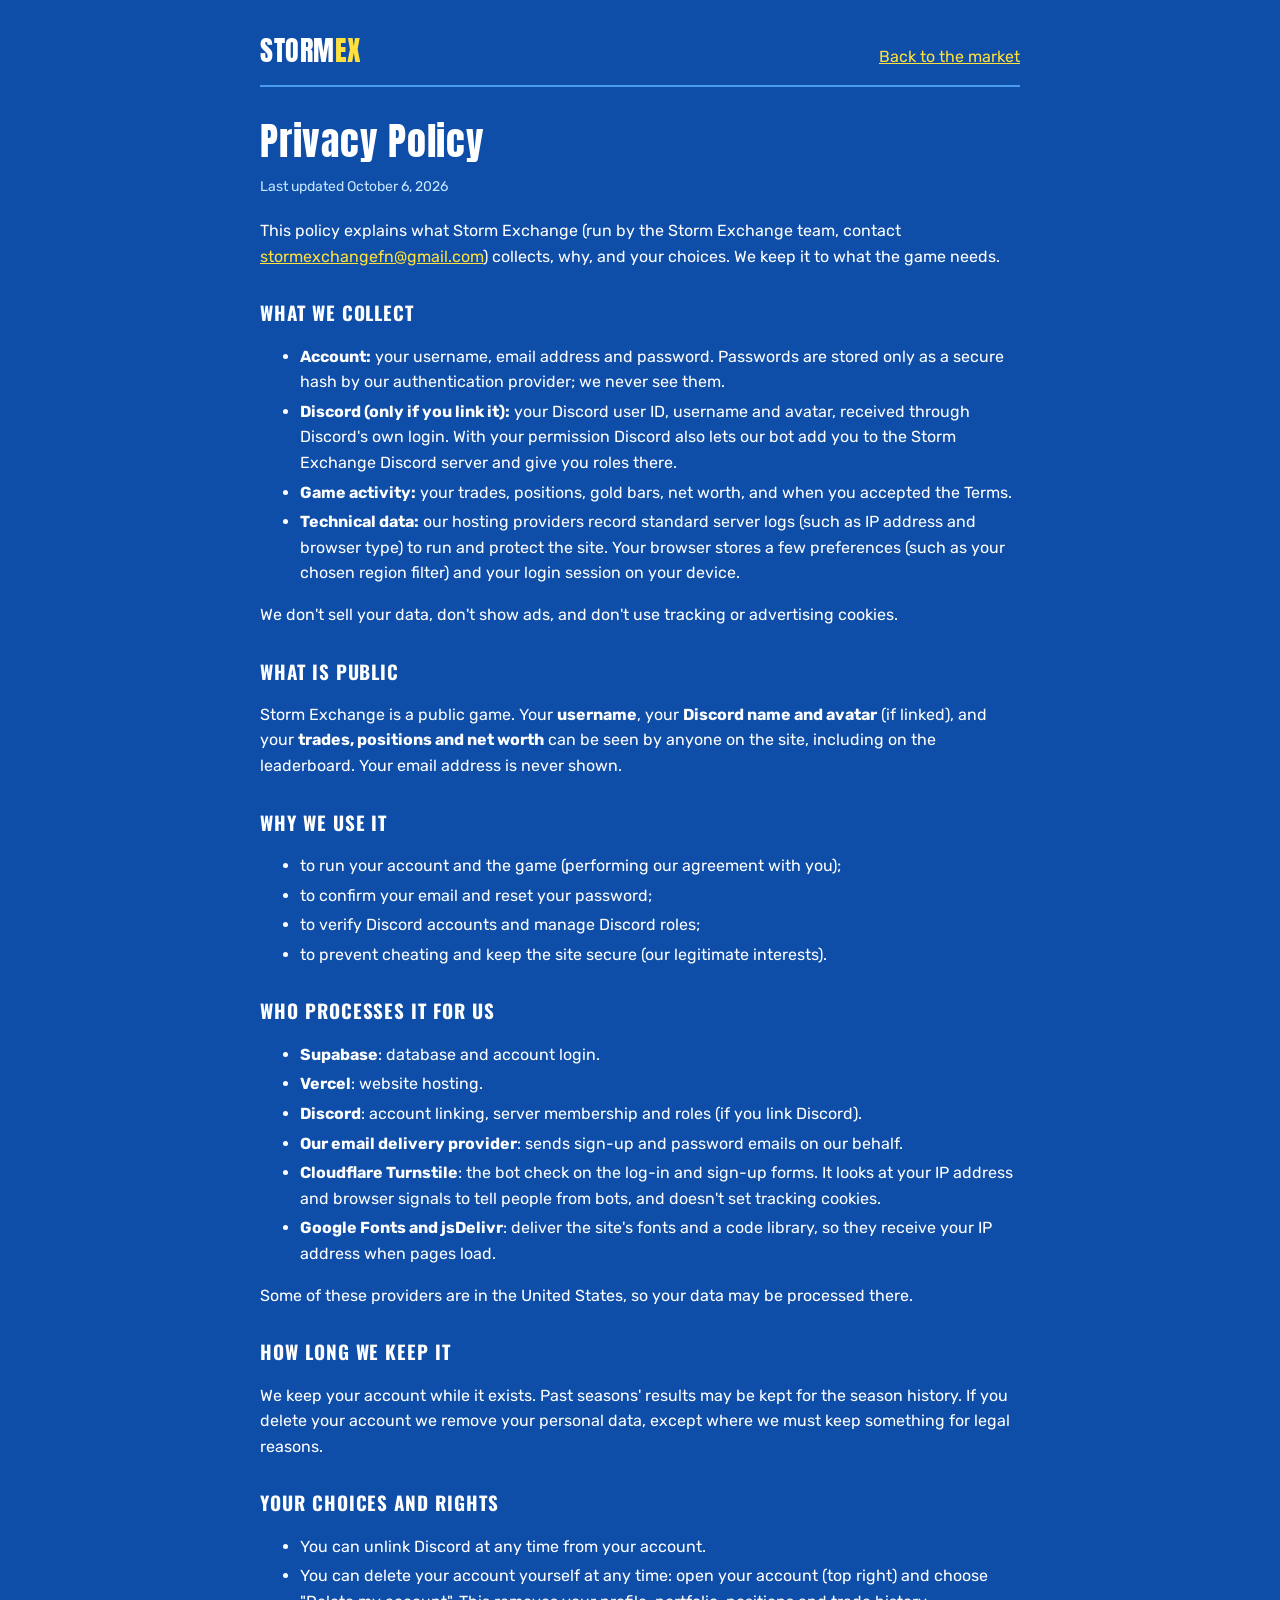
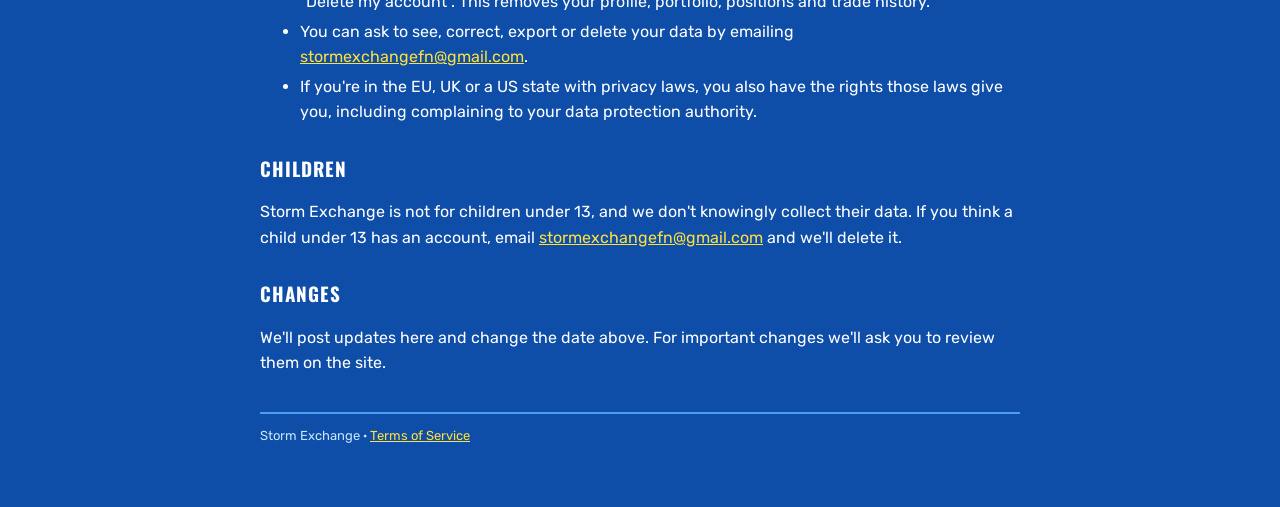
<file: web/privacy.html>
<!doctype html>
<html lang="en">
<head>
<meta charset="utf-8">
<meta name="viewport" content="width=device-width,initial-scale=1">
<title>Privacy Policy · Storm Exchange</title>
<link rel="stylesheet" href="https://fonts.googleapis.com/css2?family=Anton&family=Oswald:wght@600&family=Rubik:wght@400;600&display=swap">
<link rel="stylesheet" href="legal.css">
<meta property="og:title" content="Privacy Policy · Storm Exchange">
<meta property="og:image" content="https://stormexchange.app/og.png">
<meta name="twitter:card" content="summary_large_image">
</head>
<body>
<main>
<div class="top"><b>STORM<span>EX</span></b><a href="/">Back to the market</a></div>
<h1>Privacy Policy</h1>
<p class="upd">Last updated October 6, 2026</p>

<p>This policy explains what Storm Exchange (run by the Storm Exchange team, contact <a href="mailto:stormexchangefn@gmail.com">stormexchangefn@gmail.com</a>) collects, why, and your choices. We keep it to what the game needs.</p>

<h2>What we collect</h2>
<ul>
<li><b>Account:</b> your username, email address and password. Passwords are stored only as a secure hash by our authentication provider; we never see them.</li>
<li><b>Discord (only if you link it):</b> your Discord user ID, username and avatar, received through Discord's own login. With your permission Discord also lets our bot add you to the Storm Exchange Discord server and give you roles there.</li>
<li><b>Game activity:</b> your trades, positions, gold bars, net worth, and when you accepted the Terms.</li>
<li><b>Technical data:</b> our hosting providers record standard server logs (such as IP address and browser type) to run and protect the site. Your browser stores a few preferences (such as your chosen region filter) and your login session on your device.</li>
</ul>
<p>We don't sell your data, don't show ads, and don't use tracking or advertising cookies.</p>

<h2>What is public</h2>
<p>Storm Exchange is a public game. Your <b>username</b>, your <b>Discord name and avatar</b> (if linked), and your <b>trades, positions and net worth</b> can be seen by anyone on the site, including on the leaderboard. Your email address is never shown.</p>

<h2>Why we use it</h2>
<ul>
<li>to run your account and the game (performing our agreement with you);</li>
<li>to confirm your email and reset your password;</li>
<li>to verify Discord accounts and manage Discord roles;</li>
<li>to prevent cheating and keep the site secure (our legitimate interests).</li>
</ul>

<h2>Who processes it for us</h2>
<ul>
<li><b>Supabase</b>: database and account login.</li>
<li><b>Vercel</b>: website hosting.</li>
<li><b>Discord</b>: account linking, server membership and roles (if you link Discord).</li>
<li><b>Our email delivery provider</b>: sends sign-up and password emails on our behalf.</li>
<li><b>Cloudflare Turnstile</b>: the bot check on the log-in and sign-up forms. It looks at your IP address and browser signals to tell people from bots, and doesn't set tracking cookies.</li>
<li><b>Google Fonts and jsDelivr</b>: deliver the site's fonts and a code library, so they receive your IP address when pages load.</li>
</ul>
<p>Some of these providers are in the United States, so your data may be processed there.</p>

<h2>How long we keep it</h2>
<p>We keep your account while it exists. Past seasons' results may be kept for the season history. If you delete your account we remove your personal data, except where we must keep something for legal reasons.</p>

<h2>Your choices and rights</h2>
<ul>
<li>You can unlink Discord at any time from your account.</li>
<li>You can delete your account yourself at any time: open your account (top right) and choose "Delete my account". This removes your profile, portfolio, positions and trade history.</li>
<li>You can ask to see, correct, export or delete your data by emailing <a href="mailto:stormexchangefn@gmail.com">stormexchangefn@gmail.com</a>.</li>
<li>If you're in the EU, UK or a US state with privacy laws, you also have the rights those laws give you, including complaining to your data protection authority.</li>
</ul>

<h2>Children</h2>
<p>Storm Exchange is not for children under 13, and we don't knowingly collect their data. If you think a child under 13 has an account, email <a href="mailto:stormexchangefn@gmail.com">stormexchangefn@gmail.com</a> and we'll delete it.</p>

<h2>Changes</h2>
<p>We'll post updates here and change the date above. For important changes we'll ask you to review them on the site.</p>

<footer>Storm Exchange · <a href="/terms.html">Terms of Service</a></footer>
</main>
</body>
</html>
</file>
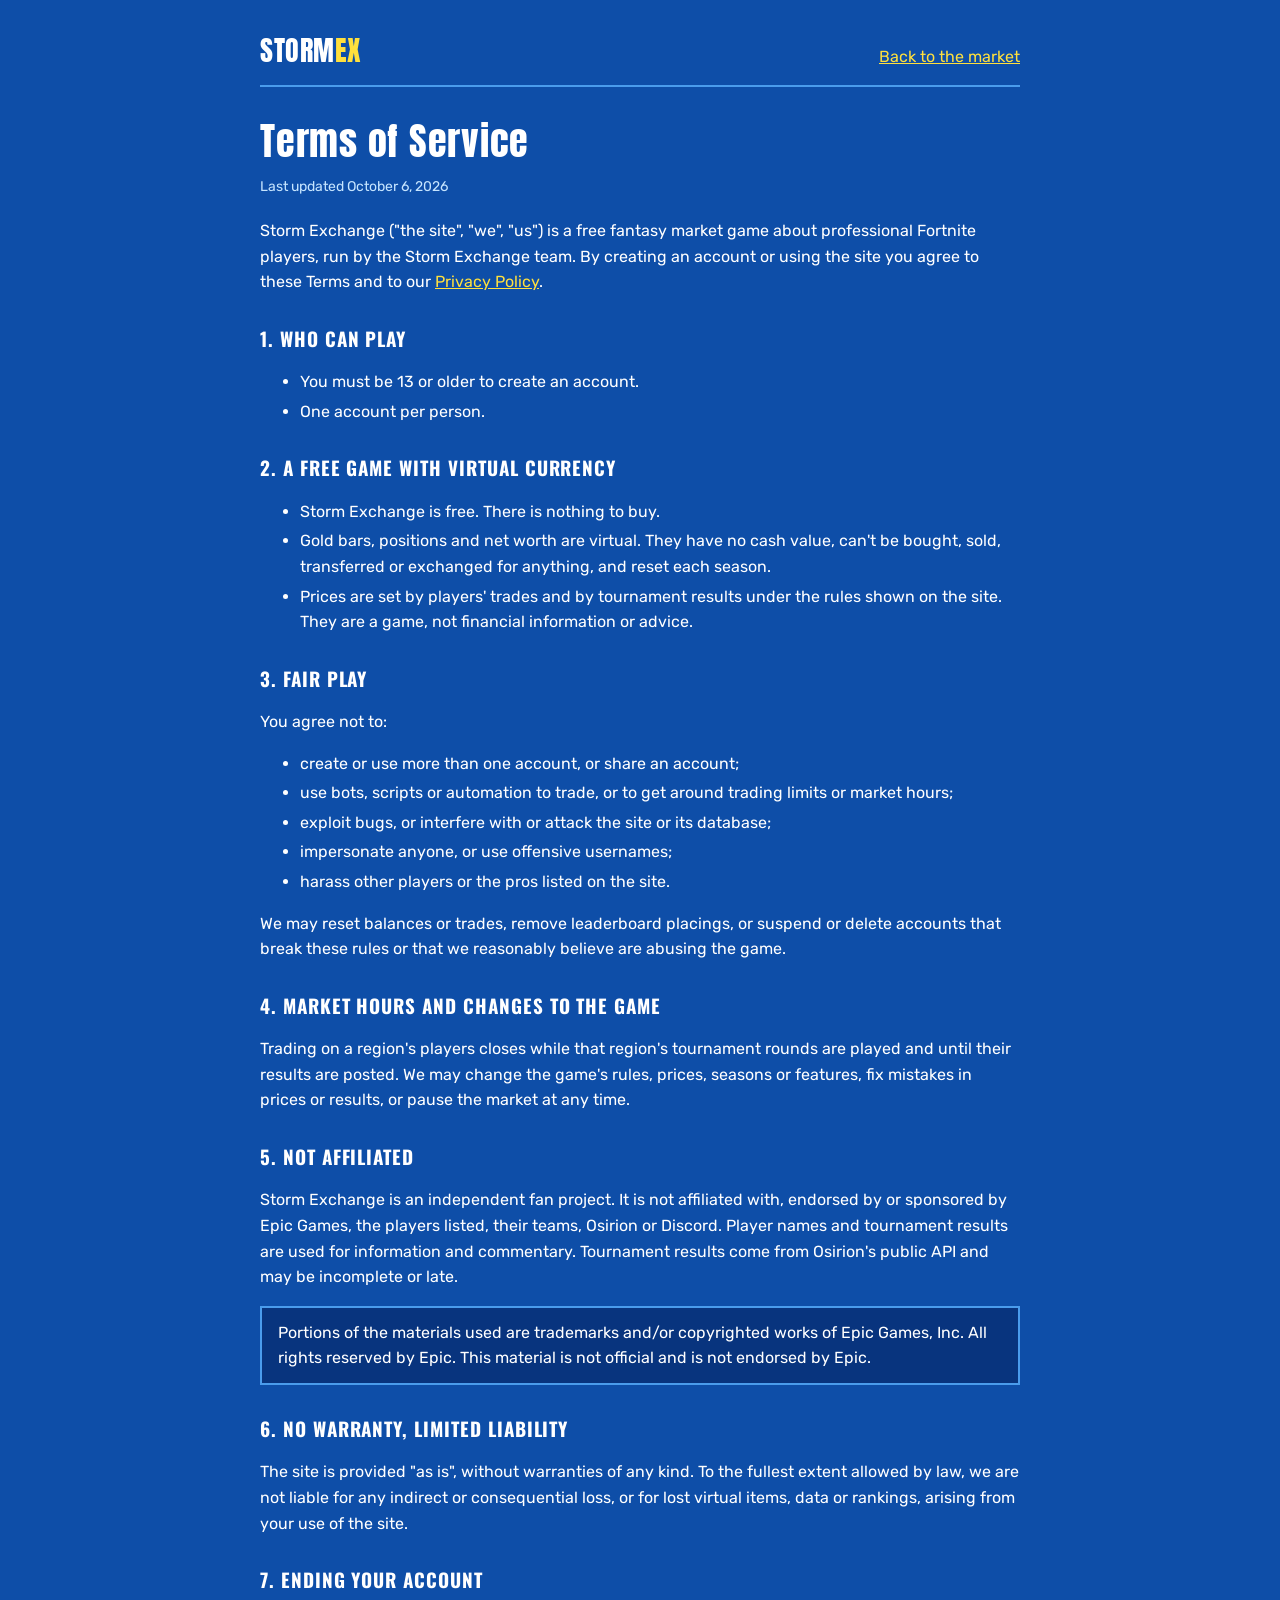
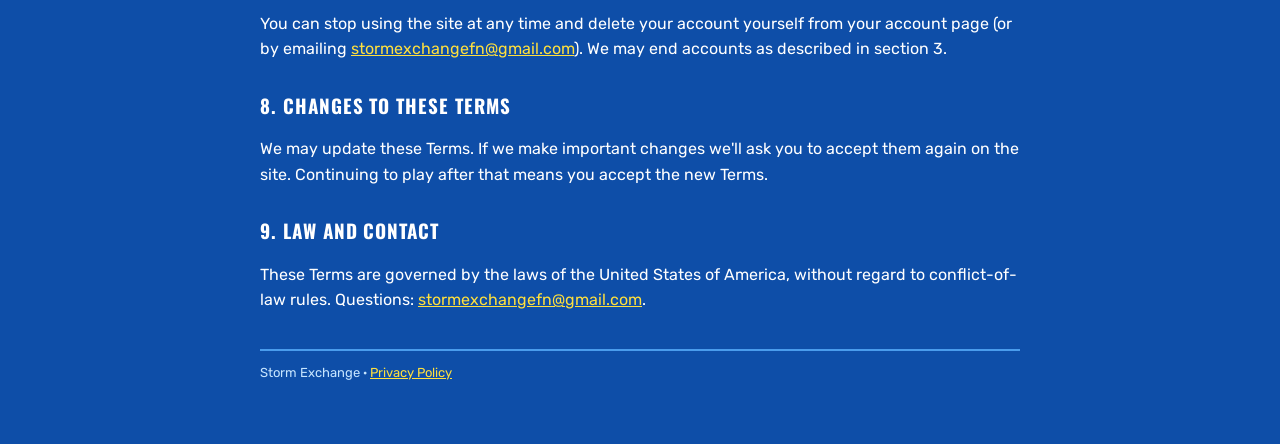
<file: web/terms.html>
<!doctype html>
<html lang="en">
<head>
<meta charset="utf-8">
<meta name="viewport" content="width=device-width,initial-scale=1">
<title>Terms of Service · Storm Exchange</title>
<link rel="stylesheet" href="https://fonts.googleapis.com/css2?family=Anton&family=Oswald:wght@600&family=Rubik:wght@400;600&display=swap">
<link rel="stylesheet" href="legal.css">
<meta property="og:title" content="Terms of Service · Storm Exchange">
<meta property="og:image" content="https://stormexchange.app/og.png">
<meta name="twitter:card" content="summary_large_image">
</head>
<body>
<main>
<div class="top"><b>STORM<span>EX</span></b><a href="/">Back to the market</a></div>
<h1>Terms of Service</h1>
<p class="upd">Last updated October 6, 2026</p>

<p>Storm Exchange ("the site", "we", "us") is a free fantasy market game about professional Fortnite players, run by the Storm Exchange team. By creating an account or using the site you agree to these Terms and to our <a href="/privacy.html">Privacy Policy</a>.</p>

<h2>1. Who can play</h2>
<ul>
<li>You must be 13 or older to create an account.</li>
<li>One account per person.</li>
</ul>

<h2>2. A free game with virtual currency</h2>
<ul>
<li>Storm Exchange is free. There is nothing to buy.</li>
<li>Gold bars, positions and net worth are virtual. They have no cash value, can't be bought, sold, transferred or exchanged for anything, and reset each season.</li>
<li>Prices are set by players' trades and by tournament results under the rules shown on the site. They are a game, not financial information or advice.</li>
</ul>

<h2>3. Fair play</h2>
<p>You agree not to:</p>
<ul>
<li>create or use more than one account, or share an account;</li>
<li>use bots, scripts or automation to trade, or to get around trading limits or market hours;</li>
<li>exploit bugs, or interfere with or attack the site or its database;</li>
<li>impersonate anyone, or use offensive usernames;</li>
<li>harass other players or the pros listed on the site.</li>
</ul>
<p>We may reset balances or trades, remove leaderboard placings, or suspend or delete accounts that break these rules or that we reasonably believe are abusing the game.</p>

<h2>4. Market hours and changes to the game</h2>
<p>Trading on a region's players closes while that region's tournament rounds are played and until their results are posted. We may change the game's rules, prices, seasons or features, fix mistakes in prices or results, or pause the market at any time.</p>

<h2>5. Not affiliated</h2>
<p>Storm Exchange is an independent fan project. It is not affiliated with, endorsed by or sponsored by Epic Games, the players listed, their teams, Osirion or Discord. Player names and tournament results are used for information and commentary. Tournament results come from Osirion's public API and may be incomplete or late.</p>
<p class="box">Portions of the materials used are trademarks and/or copyrighted works of Epic Games, Inc. All rights reserved by Epic. This material is not official and is not endorsed by Epic.</p>

<h2>6. No warranty, limited liability</h2>
<p>The site is provided "as is", without warranties of any kind. To the fullest extent allowed by law, we are not liable for any indirect or consequential loss, or for lost virtual items, data or rankings, arising from your use of the site.</p>

<h2>7. Ending your account</h2>
<p>You can stop using the site at any time and delete your account yourself from your account page (or by emailing <a href="mailto:stormexchangefn@gmail.com">stormexchangefn@gmail.com</a>). We may end accounts as described in section 3.</p>

<h2>8. Changes to these Terms</h2>
<p>We may update these Terms. If we make important changes we'll ask you to accept them again on the site. Continuing to play after that means you accept the new Terms.</p>

<h2>9. Law and contact</h2>
<p>These Terms are governed by the laws of the United States of America, without regard to conflict-of-law rules. Questions: <a href="mailto:stormexchangefn@gmail.com">stormexchangefn@gmail.com</a>.</p>

<footer>Storm Exchange · <a href="/privacy.html">Privacy Policy</a></footer>
</main>
</body>
</html>
</file>
<file: web/legal.css>
:root{--bg:#0e4ea8;--panel:#08347e;--fg:#fff;--muted:#c6e5ff;--gold:#ffe03d;--line:#4a9cec}
html{background:var(--bg)}
body{margin:0;background:var(--bg);color:var(--fg);font:16px/1.6 "Rubik",system-ui,-apple-system,"Segoe UI",sans-serif}
main{max-width:760px;margin:0 auto;padding:28px 16px 60px}
a{color:var(--gold)}
.top{display:flex;justify-content:space-between;align-items:baseline;gap:12px;flex-wrap:wrap;border-bottom:2px solid var(--line);padding-bottom:12px;margin-bottom:24px}
.top b{font-family:"Anton",Impact,sans-serif;font-weight:400;font-size:28px;letter-spacing:.02em}
.top b span{color:var(--gold)}
h1{font-family:"Anton",Impact,sans-serif;font-weight:400;font-size:38px;letter-spacing:.02em;margin:0 0 4px}
h2{font-family:"Oswald",sans-serif;text-transform:uppercase;letter-spacing:.05em;font-size:19px;margin:28px 0 6px}
.upd{color:var(--muted);font-size:14px;margin:0 0 20px}
.box{background:var(--panel);border:2px solid var(--line);padding:12px 16px;margin:16px 0}
li{margin:4px 0}
footer{color:var(--muted);font-size:13px;border-top:2px solid var(--line);margin-top:36px;padding-top:12px}
</file>
